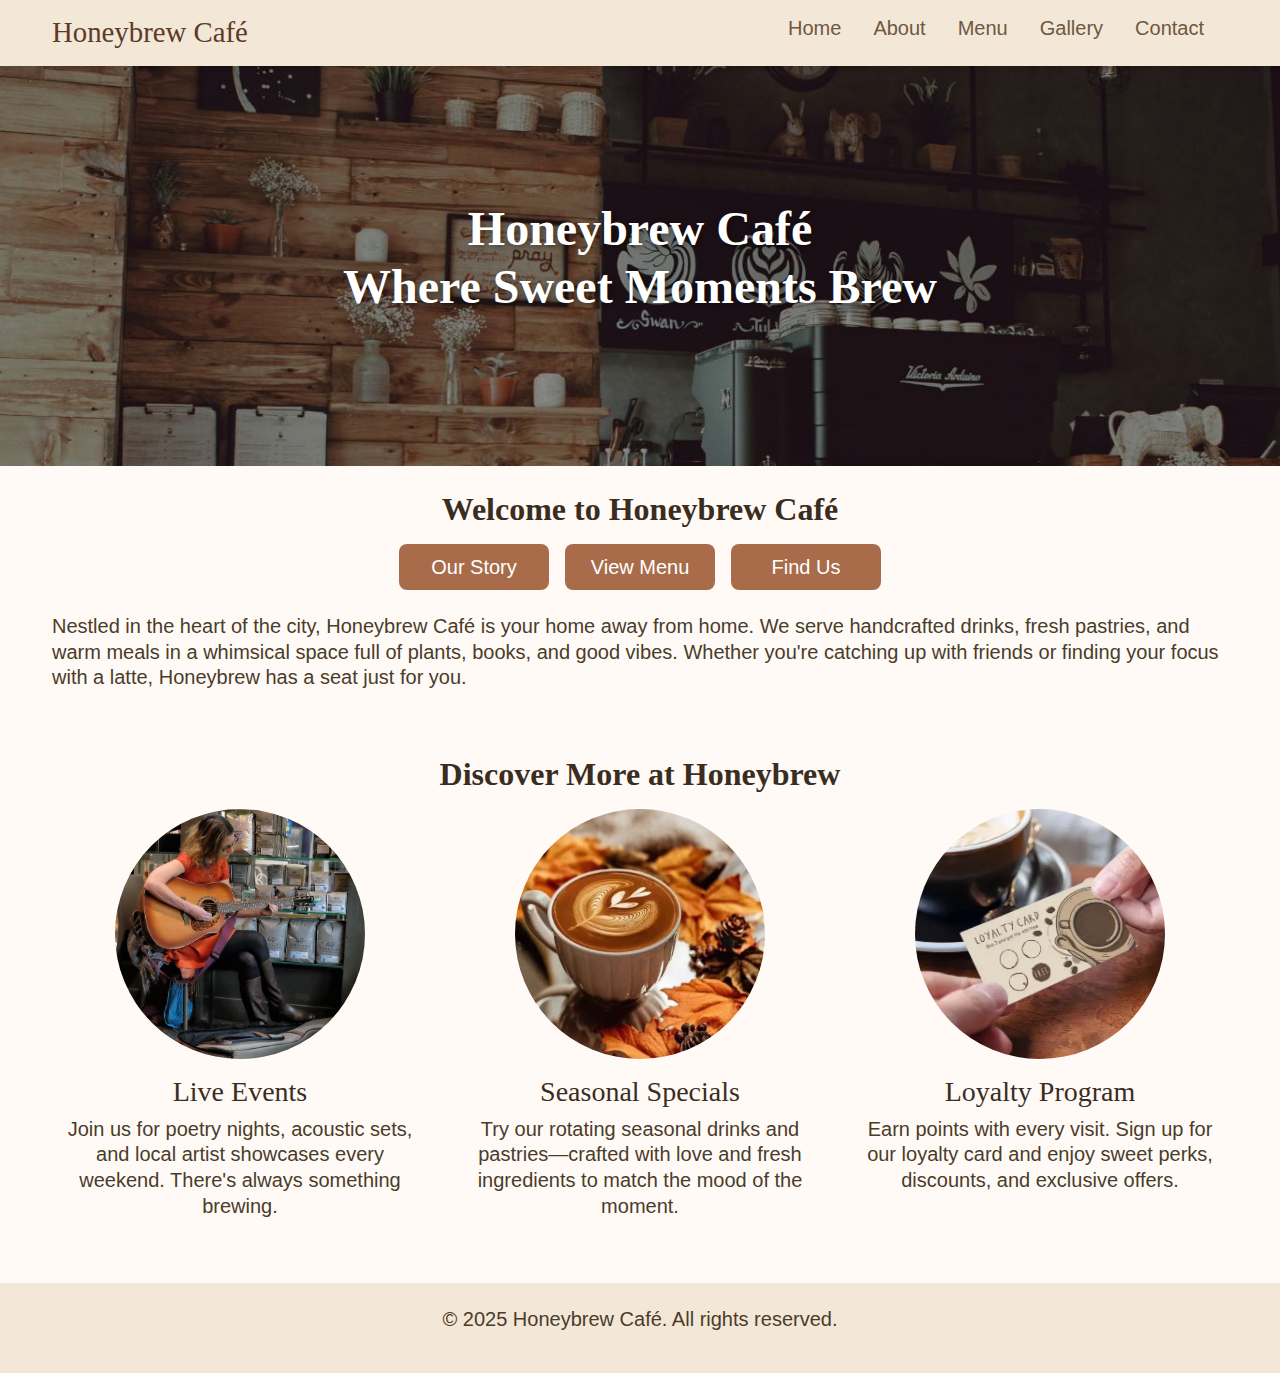
<file: index.html>
<!doctype html>
<html lang="en">
  <head>
    <meta charset="utf-8">
    <meta name="viewport" content="width=device-width, initial-scale=1">
    <meta name="description" content="Honeybrew Café – A cozy café with handcrafted drinks and pastries.">
    <meta name="author" content="Ash Conley">
    <title> Honeybrew Café </title>

    <!-- LOAD BOOTSTRAP CSS - DO NOT DELETE -->
    <link href="https://cdn.jsdelivr.net/npm/bootstrap@5.3.3/dist/css/bootstrap.min.css" rel="stylesheet" integrity="sha384-QWTKZyjpPEjISv5WaRU9OFeRpok6YctnYmDr5pNlyT2bRjXh0JMhjY6hW+ALEwIH" crossorigin="anonymous">
    <!-- END LOADING BOOTSTRAP CSS -->

    <!-- Custom styles - add your own CSS to this stylesheet -->
    <link href="style.css" rel="stylesheet">
  </head>

<body>

  <!-- Navigation Bar -->
  <nav class="navbar navbar-expand-lg navbar-light">
    <div class="container">
      <a class="navbar-brand" href="#">Honeybrew Café</a>
      <button class="navbar-toggler" type="button" data-bs-toggle="collapse" data-bs-target="#navbarNav">
        <span class="navbar-toggler-icon"></span>
      </button>
      <div class="collapse navbar-collapse" id="navbarNav">
        <ul class="navbar-nav ms-auto">
          <li class="nav-item"><a class="nav-link" href="index.html">Home</a></li>
          <li class="nav-item"><a class="nav-link" href="about.html">About</a></li>
          <li class="nav-item"><a class="nav-link" href="menu.html">Menu</a></li>
          <li class="nav-item"><a class="nav-link" href="gallery.html">Gallery</a></li>
          <li class="nav-item"><a class="nav-link" href="contact.html">Contact</a></li>
        </ul>
      </div>  <!-- end navbar-collapse -->
    </div>  <!-- end navbar container -->
  </nav>

  <!-- Hero Section -->
  <section class="hero d-flex align-items-center text-white text-center custom-hero">
    <div class="container"> 
      <h1 class="display-3 fw-bold mb-3">Honeybrew Café <br/> Where Sweet Moments Brew</h1>
    </div>  <!-- end hero container -->
  </section>

  <!-- Welcome Section -->
  <section class="py-4">
    <div class="container">
      <h2 class="text-center mb-3">Welcome to Honeybrew Café</h2>
      <div class="d-flex justify-content-center gap-3 flex-wrap">
        <a href="about.html" class="btn btn-primary btn-lg px-4">Our Story</a>
        <a href="menu.html" class="btn btn-primary btn-lg px-4">View Menu</a>
        <a href="contact.html" class="btn btn-primary btn-lg px-4">Find Us</a>
      </div> <!-- end button group -->
      <p class="lead">
        Nestled in the heart of the city, Honeybrew Café is your home away from home.
        We serve handcrafted drinks, fresh pastries, and warm meals in a whimsical space full of plants, books, and good vibes.
        Whether you're catching up with friends or finding your focus with a latte, Honeybrew has a seat just for you.
      </p>
    </div> <!-- end welcome container -->
  </section>

  <!-- Advertisement Section -->
  <section class="py-4">
    <div class="container">
      <h2 class="text-center mb-3">Discover More at Honeybrew</h2>
      <div class="row text-center">
        
        <!-- Ad 1 -->
        <div class="col-md-4 mb-4">
          <img src="images/events.jpg" class="img-fluid rounded-circle mb-3 ad-image" alt="Live Events at Honeybrew">
          <h3>Live Events</h3>
          <p>Join us for poetry nights, acoustic sets, and local artist showcases every weekend. There's always something brewing.</p>
        </div> <!-- end Ad 1 -->

        <!-- Ad 2 -->
        <div class="col-md-4 mb-4">
          <img src="images/seasonal.jpg" class="img-fluid rounded-circle mb-3 ad-image" alt="Seasonal Specials">
          <h3>Seasonal Specials</h3>
          <p>Try our rotating seasonal drinks and pastries—crafted with love and fresh ingredients to match the mood of the moment.</p>
        </div> <!-- end Ad 2 -->

        <!-- Ad 3 -->
        <div class="col-md-4 mb-4">
          <img src="images/loyalty.jpg" class="img-fluid rounded-circle mb-3 ad-image" alt="Loyalty Program">
          <h3>Loyalty Program</h3>
          <p>Earn points with every visit. Sign up for our loyalty card and enjoy sweet perks, discounts, and exclusive offers.</p>
        </div> <!-- end Ad 3 -->

      </div> <!-- end ad row -->
    </div> <!-- end advertisement container -->
  </section>

  <!-- Footer -->
  <footer class="text-center py-4 mt-auto">
    <p>&copy; 2025 Honeybrew Café. All rights reserved.</p>
  </footer>

  <!-- LOAD BOOTSTRAP JAVASCRIPT - DO NOT DELETE -->
  <script src="https://cdn.jsdelivr.net/npm/bootstrap@5.3.3/dist/js/bootstrap.bundle.min.js" integrity="sha384-YvpcrYf0tY3lHB60NNkmXc5s9fDVZLESaAA55NDzOxhy9GkcIdslK1eN7N6jIeHz" crossorigin="anonymous"></script>
  <!-- END LOADING BOOTSTRAP JAVASCRIPT -->
      
</body>
</html>
</file>
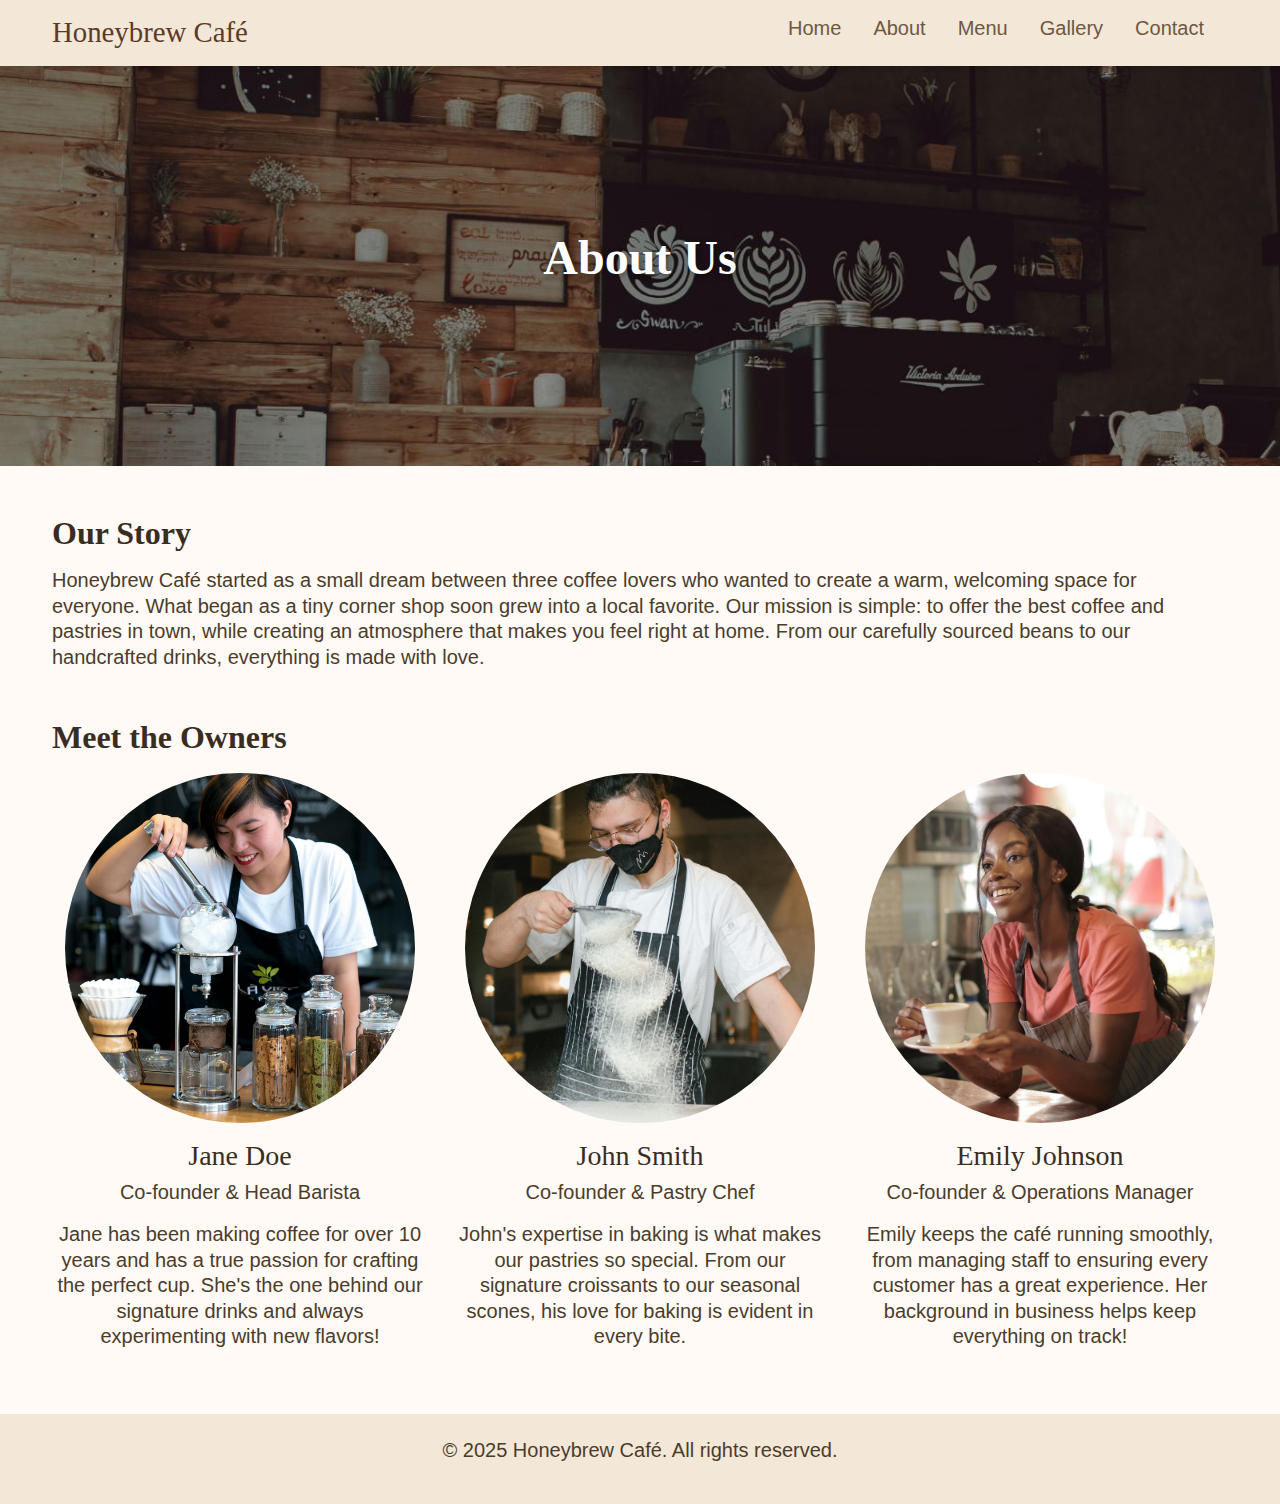
<file: about.html>
<!doctype html>
<html lang="en">
  <head>
    <meta charset="utf-8">
    <meta name="viewport" content="width=device-width, initial-scale=1">
    <meta name="author" content="Ash Conley">
    <title> About Us – Honeybrew Café </title>

    <!-- LOAD BOOTSTRAP CSS - DO NOT DELETE -->
    <link href="https://cdn.jsdelivr.net/npm/bootstrap@5.3.3/dist/css/bootstrap.min.css" rel="stylesheet" integrity="sha384-QWTKZyjpPEjISv5WaRU9OFeRpok6YctnYmDr5pNlyT2bRjXh0JMhjY6hW+ALEwIH" crossorigin="anonymous">
    <!-- END LOADING BOOTSTRAP CSS -->

    <!-- Custom styles - add your own CSS to this stylesheet -->
    <link href="style.css" rel="stylesheet">
  </head>

<body>

   <!-- Navigation Bar-->
  <nav class="navbar navbar-expand-lg navbar-light">
    <div class="container">
      <a class="navbar-brand" href="#">Honeybrew Café</a>
      <button class="navbar-toggler" type="button" data-bs-toggle="collapse" data-bs-target="#navbarNav">
        <span class="navbar-toggler-icon"></span>
      </button>
      <div class="collapse navbar-collapse" id="navbarNav">
        <ul class="navbar-nav ms-auto">
          <li class="nav-item"><a class="nav-link" href="index.html">Home</a></li>
          <li class="nav-item"><a class="nav-link" href="about.html">About</a></li>
          <li class="nav-item"><a class="nav-link" href="menu.html">Menu</a></li>
          <li class="nav-item"><a class="nav-link" href="gallery.html">Gallery</a></li>
          <li class="nav-item"><a class="nav-link" href="contact.html">Contact</a></li>
        </ul>
      </div>  <!-- end collapse -->
    </div>  <!-- end container -->
  </nav>

<!-- Hero Section -->
<section class="hero d-flex align-items-center text-white text-center custom-hero">
  <div class="container"> 
    <h1 class="display-3 fw-bold mb-3">About Us</h1>
  </div>  <!-- end container -->
</section>

 <!-- About Section -->
<section class="py-5">
  <div class="container">

    <!-- Our Story -->
    <div class="mb-5">
      <h2 class="mb-3">Our Story</h2>
      <p class="lead">
        Honeybrew Café started as a small dream between three coffee lovers who wanted to create a warm, welcoming space for everyone. 
        What began as a tiny corner shop soon grew into a local favorite. Our mission is simple: to offer the best coffee and pastries 
        in town, while creating an atmosphere that makes you feel right at home. From our carefully sourced beans to our handcrafted drinks, 
        everything is made with love.
      </p>
    </div> <!-- end class -->

    <!-- Meet the Owners -->
    <div>
      <h2 class="mb-3">Meet the Owners</h2>
      <div class="row">
        <div class="col-md-4 text-center">
          <img src="images/owner1.jpg" alt="Owner 1" class="img-fluid rounded-circle mb-3 owner-image">
          <h3>Jane Doe</h3>
          <p>Co-founder & Head Barista</p>
          <p>Jane has been making coffee for over 10 years and has a true passion for crafting the perfect cup. She's the one behind our signature drinks and always experimenting with new flavors!</p>
        </div>
        <div class="col-md-4 text-center">
          <img src="images/owner2.jpg" alt="Owner 2" class="img-fluid rounded-circle mb-3 owner-image">
          <h3>John Smith</h3>
          <p>Co-founder & Pastry Chef</p>
          <p>John's expertise in baking is what makes our pastries so special. From our signature croissants to our seasonal scones, his love for baking is evident in every bite.</p>
        </div>
        <div class="col-md-4 text-center">
          <img src="images/owner3.jpg" alt="Owner 3" class="img-fluid rounded-circle mb-3 owner-image">
          <h3>Emily Johnson</h3>
          <p>Co-founder & Operations Manager</p>
          <p>Emily keeps the café running smoothly, from managing staff to ensuring every customer has a great experience. Her background in business helps keep everything on track!</p>
        </div> <!-- end col -->
      </div> <!-- end row -->
    </div> 

</section>

 <!-- Footer -->
  <footer class="text-center py-4 mt-auto">
    <p>&copy; 2025 Honeybrew Café. All rights reserved.</p>
  </footer>

<!-- LOAD BOOTSTRAP JAVASCRIPT - DO NOT DELETE -->
<script src="https://cdn.jsdelivr.net/npm/bootstrap@5.3.3/dist/js/bootstrap.bundle.min.js" integrity="sha384-YvpcrYf0tY3lHB60NNkmXc5s9fDVZLESaAA55NDzOxhy9GkcIdslK1eN7N6jIeHz" crossorigin="anonymous"></script>
<!-- END LOADING BOOTSTRAP JAVASCRIPT -->
      
</body>
</html>
</file>
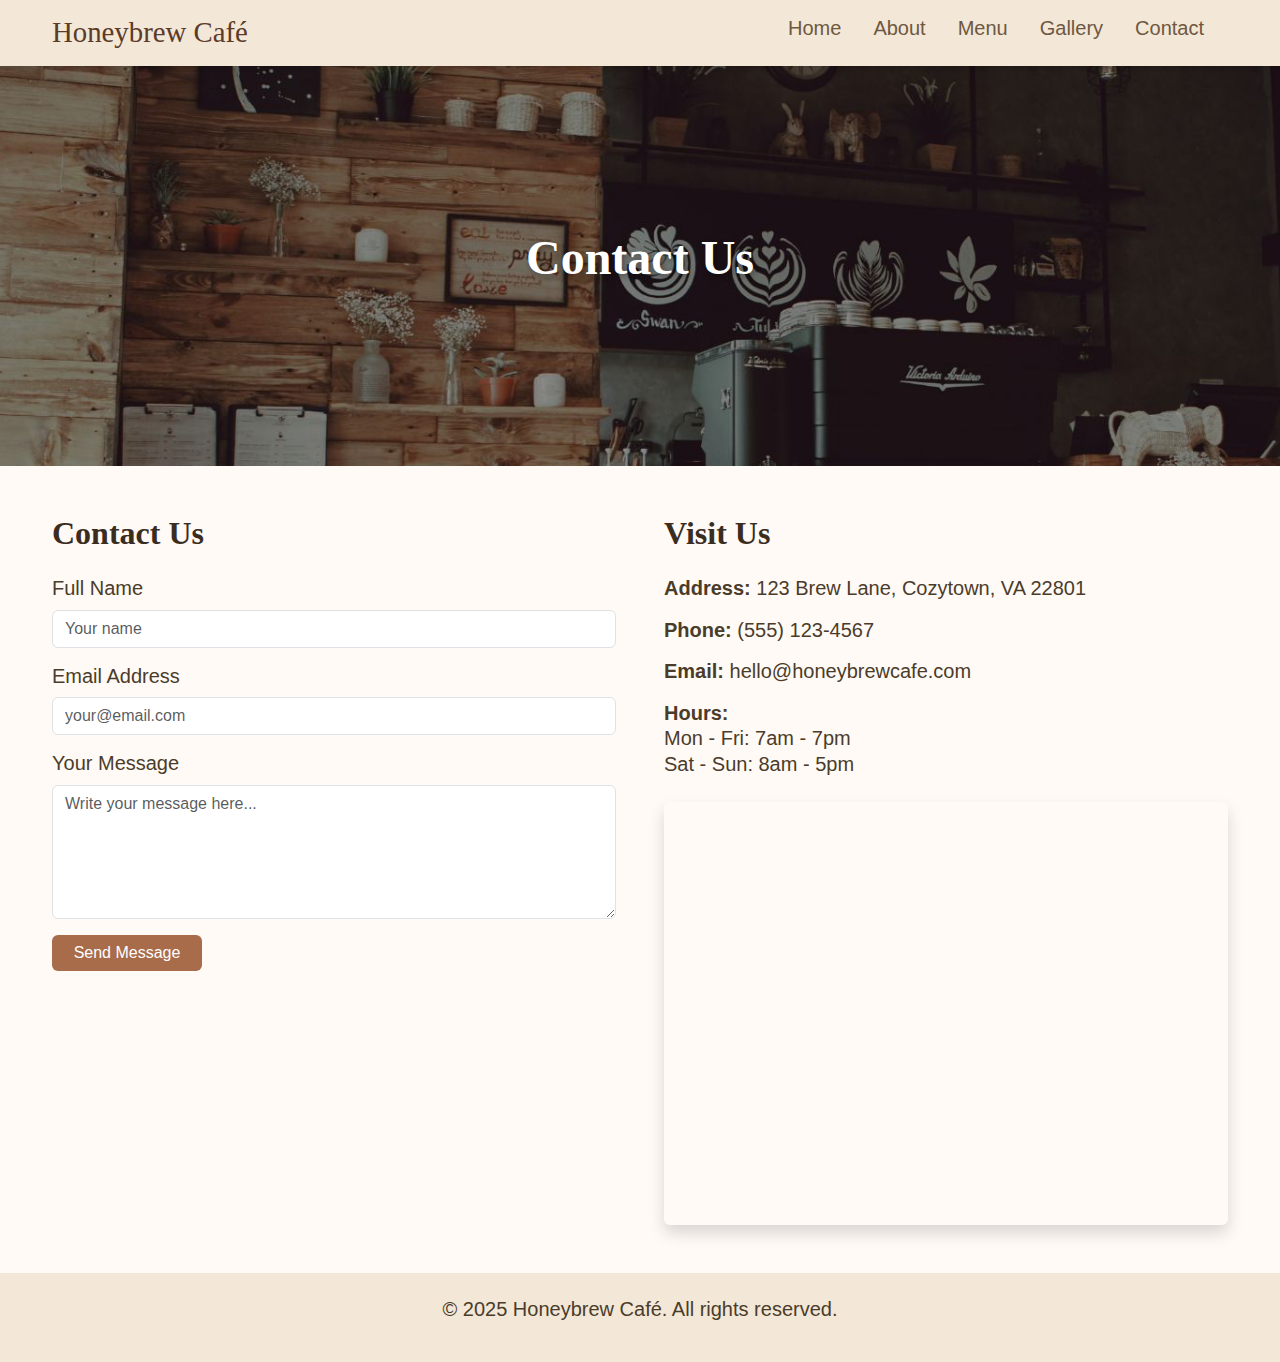
<file: contact.html>
<!doctype html>
<html lang="en">
  <head>
    <meta charset="utf-8">
    <meta name="viewport" content="width=device-width, initial-scale=1">
    <meta name="description" content="The contact form and map for Honeybrew Cafe">
    <meta name="author" content="Ash Conley">
    <title> Contact – Honeybrew Café </title>

    <!-- LOAD BOOTSTRAP CSS - DO NOT DELETE -->
    <link href="https://cdn.jsdelivr.net/npm/bootstrap@5.3.3/dist/css/bootstrap.min.css" rel="stylesheet" integrity="sha384-QWTKZyjpPEjISv5WaRU9OFeRpok6YctnYmDr5pNlyT2bRjXh0JMhjY6hW+ALEwIH" crossorigin="anonymous">
    <!-- END LOADING BOOTSTRAP CSS -->

    <!-- Custom styles - add your own CSS to this stylesheet -->
    <link href="style.css" rel="stylesheet">
  </head>

<body>

   <!-- Navigation Bar-->
  <nav class="navbar navbar-expand-lg navbar-light">
    <div class="container">
      <a class="navbar-brand" href="#">Honeybrew Café</a>
      <button class="navbar-toggler" type="button" data-bs-toggle="collapse" data-bs-target="#navbarNav">
        <span class="navbar-toggler-icon"></span>
      </button>
      <div class="collapse navbar-collapse" id="navbarNav">
        <ul class="navbar-nav ms-auto">
          <li class="nav-item"><a class="nav-link" href="index.html">Home</a></li>
          <li class="nav-item"><a class="nav-link" href="about.html">About</a></li>
          <li class="nav-item"><a class="nav-link" href="menu.html">Menu</a></li>
          <li class="nav-item"><a class="nav-link" href="gallery.html">Gallery</a></li>
          <li class="nav-item"><a class="nav-link" href="contact.html">Contact</a></li>
        </ul>
      </div>  <!-- end collapse -->
    </div>  <!-- end container -->
  </nav>

<!-- Hero Section -->
<section class="hero d-flex align-items-center text-white text-center custom-hero">
  <div class="container"> 
    <h1 class="display-3 fw-bold mb-3">Contact Us</h1>
  </div>  <!-- end container -->
</section>

 <!-- Contact Form + Info -->
<section class="py-5">
  <div class="container">
    <div class="row g-5">
      
      <!-- Contact Form -->
      <div class="col-md-6">
        <h2>Contact Us</h2>
        <form>
          <div class="mb-3">
            <label for="name" class="form-label">Full Name</label>
            <input type="text" class="form-control" id="name" placeholder="Your name" required />
          </div> <!-- end class -->
          <div class="mb-3">
            <label for="email" class="form-label">Email Address</label>
            <input type="email" class="form-control" id="email" placeholder="your@email.com" required />
          </div> <!-- end class -->
          <div class="mb-3">
            <label for="message" class="form-label">Your Message</label>
            <textarea class="form-control" id="message" rows="5" placeholder="Write your message here..." required></textarea>
          </div> <!-- end class -->
          <button type="submit" class="btn btn-primary">Send Message</button>
        </form>
      </div> <!-- end col -->

      <!-- Contact Info -->
      <div class="col-md-6">
        <h2>Visit Us</h2>
        <p><strong>Address:</strong> 123 Brew Lane, Cozytown, VA 22801</p>
        <p><strong>Phone:</strong> (555) 123-4567</p>
        <p><strong>Email:</strong> hello@honeybrewcafe.com</p>
        <p><strong>Hours:</strong> <br/> Mon - Fri: 7am - 7pm <br> Sat - Sun: 8am - 5pm</p>

        <div class="ratio ratio-4x3 rounded shadow mt-4">
          <iframe src="https://maps.google.com/maps?q=123%20Brew%20Lane%20Cozytown&t=&z=15&ie=UTF8&iwloc=&output=embed" frameborder="0" allowfullscreen></iframe>
        </div> <!-- end class -->
      </div> <!-- end col -->

    </div> <!-- end row -->
  </div> <!-- end container -->
</section>

 <!-- Footer -->
<footer class="text-center py-4 mt-auto">
  <p>&copy; 2025 Honeybrew Café. All rights reserved.</p>
</footer>

<!-- LOAD BOOTSTRAP JAVASCRIPT - DO NOT DELETE -->
<script src="https://cdn.jsdelivr.net/npm/bootstrap@5.3.3/dist/js/bootstrap.bundle.min.js" integrity="sha384-YvpcrYf0tY3lHB60NNkmXc5s9fDVZLESaAA55NDzOxhy9GkcIdslK1eN7N6jIeHz" crossorigin="anonymous"></script>
<!-- END LOADING BOOTSTRAP JAVASCRIPT -->

</body>
</html>
</file>
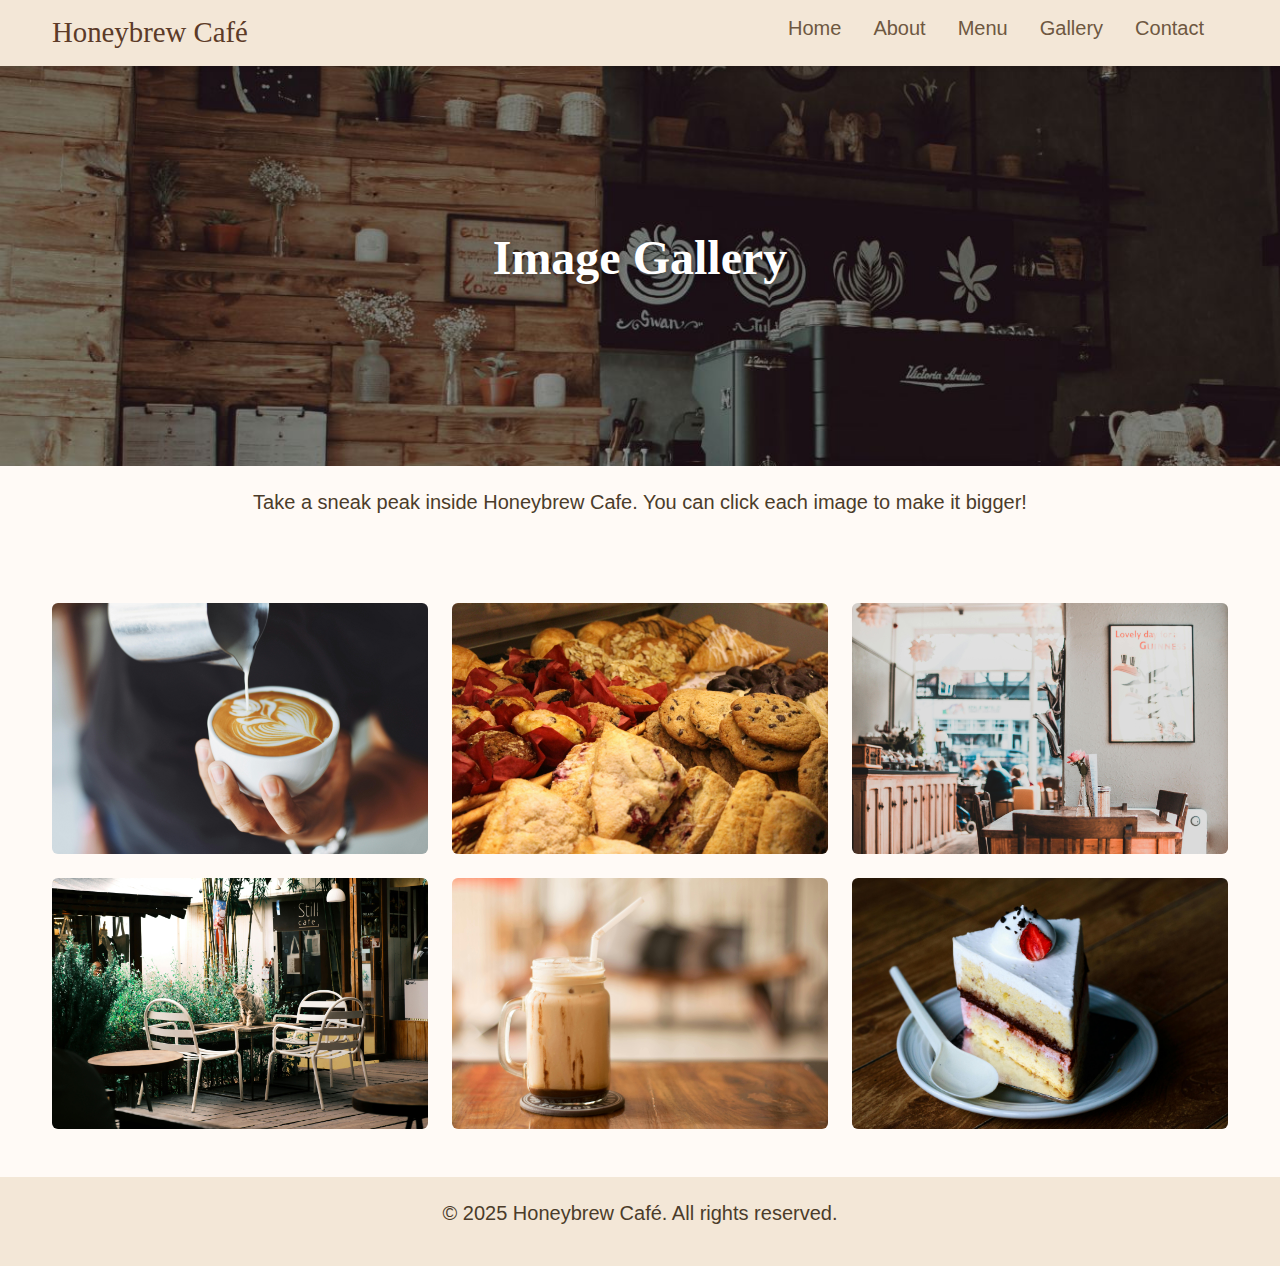
<file: gallery.html>
<!doctype html>
<html lang="en">
  <head>
    <meta charset="utf-8">
    <meta name="viewport" content="width=device-width, initial-scale=1">
    <meta name="description" content="An image gallery of Honeybrew Cafe">
    <meta name="author" content="Ash Conley">
    <title> Gallery – Honeybrew Café </title>

    <!-- LOAD BOOTSTRAP CSS - DO NOT DELETE -->
    <link href="https://cdn.jsdelivr.net/npm/bootstrap@5.3.3/dist/css/bootstrap.min.css" rel="stylesheet" integrity="sha384-QWTKZyjpPEjISv5WaRU9OFeRpok6YctnYmDr5pNlyT2bRjXh0JMhjY6hW+ALEwIH" crossorigin="anonymous">
    <!-- END LOADING BOOTSTRAP CSS -->

    
    <!-- Custom styles - add your own CSS to this stylesheet -->
    <link href="style.css" rel="stylesheet">
  </head>

<body>

   <!-- Navigation Bar-->

  <nav class="navbar navbar-expand-lg navbar-light">
    <div class="container">
      <a class="navbar-brand" href="#">Honeybrew Café</a>
      <button class="navbar-toggler" type="button" data-bs-toggle="collapse" data-bs-target="#navbarNav">
        <span class="navbar-toggler-icon"></span>
      </button>
      <div class="collapse navbar-collapse" id="navbarNav">
        <ul class="navbar-nav ms-auto">
          <li class="nav-item"><a class="nav-link" href="index.html">Home</a></li>
          <li class="nav-item"><a class="nav-link" href="about.html">About</a></li>
          <li class="nav-item"><a class="nav-link" href="menu.html">Menu</a></li>
          <li class="nav-item"><a class="nav-link" href="gallery.html">Gallery</a></li>
          <li class="nav-item"><a class="nav-link" href="contact.html">Contact</a></li>
        </ul>
      </div>  <!-- end collapse -->
    </div>  <!-- end container -->
  </nav>

  <!-- Hero Section -->

<section class="hero d-flex align-items-center text-white text-center custom-hero">
  <div class="container"> 
    <h1 class="display-3 fw-bold mb-3">Image Gallery</h1>
  </div>  <!-- end container -->
</section>

<!-- Gallery Info Section -->
  <section class="py-4">
     <div class="container" style="text-align: center;">
      <p class="lead">
       Take a sneak peak inside Honeybrew Cafe. You can click each image to make it bigger!
      </p>
    </div> <!-- end container -->
  </section>

    <!-- Gallery Section -->
  <section class="container py-5">
    <div class="row g-4">
      <div class="col-sm-6 col-md-4">
        <img src="images/gallery1.jpg" class="img-fluid rounded" data-bs-toggle="modal" data-bs-target="#modal1" alt="Latte Art" />
      </div> <!-- end col -->
      <div class="col-sm-6 col-md-4">
        <img src="images/gallery2.jpg" class="img-fluid rounded" data-bs-toggle="modal" data-bs-target="#modal2" alt="Pastry Display" />
      </div> <!-- end col -->
      <div class="col-sm-6 col-md-4">
        <img src="images/gallery3.jpg" class="img-fluid rounded" data-bs-toggle="modal" data-bs-target="#modal3" alt="Cafe Interior" />
      </div> <!-- end col -->
      <div class="col-sm-6 col-md-4">
        <img src="images/gallery4.jpg" class="img-fluid rounded" data-bs-toggle="modal" data-bs-target="#modal4" alt="Outdoor Seating" />
      </div> <!-- end col -->
      <div class="col-sm-6 col-md-4">
        <img src="images/gallery5.jpg" class="img-fluid rounded" data-bs-toggle="modal" data-bs-target="#modal5" alt="Iced Coffee" />
      </div> <!-- end col -->
      <div class="col-sm-6 col-md-4">
        <img src="images/gallery6.jpg" class="img-fluid rounded" data-bs-toggle="modal" data-bs-target="#modal6" alt="Cake Slice" />
      </div> <!-- end col -->
    </div> <!-- end row -->
  </section>

  <!-- Image Modals -->
  <!-- Repeat for each modal -->
  <div class="modal fade" id="modal1" tabindex="-1" aria-hidden="true">
    <div class="modal-dialog modal-dialog-centered modal-lg">
      <div class="modal-content">
        <img src="images/gallery1.jpg" class="img-fluid rounded" alt="Latte Art" />
      </div> <!-- end class -->
    </div> <!-- end class -->
  </div> <!-- end class -->
  <div class="modal fade" id="modal2" tabindex="-1" aria-hidden="true">
    <div class="modal-dialog modal-dialog-centered modal-lg">
      <div class="modal-content">
        <img src="images/gallery2.jpg" class="img-fluid rounded" alt="Pastry Display" />
      </div> <!-- end class -->
    </div> <!-- end class -->
  </div> <!-- end class -->
  <div class="modal fade" id="modal3" tabindex="-1" aria-hidden="true">
    <div class="modal-dialog modal-dialog-centered modal-lg">
      <div class="modal-content">
        <img src="images/gallery3.jpg" class="img-fluid rounded" alt="Cafe Interior" />
      </div> <!-- end class -->
    </div> <!-- end class -->
  </div> <!-- end class -->
  <div class="modal fade" id="modal4" tabindex="-1" aria-hidden="true">
    <div class="modal-dialog modal-dialog-centered modal-lg">
      <div class="modal-content">
        <img src="images/gallery4.jpg" class="img-fluid rounded" alt="Outdoor Seating" />
      </div> <!-- end class -->
    </div> <!-- end class -->
  </div> <!-- end class -->
  <div class="modal fade" id="modal5" tabindex="-1" aria-hidden="true">
    <div class="modal-dialog modal-dialog-centered modal-lg">
      <div class="modal-content">
        <img src="images/gallery5.jpg" class="img-fluid rounded" alt="Iced Coffee" />
      </div> <!-- end class -->
    </div> <!-- end class -->
  </div> <!-- end class -->
  <div class="modal fade" id="modal6" tabindex="-1" aria-hidden="true">
    <div class="modal-dialog modal-dialog-centered modal-lg">
      <div class="modal-content">
        <img src="images/gallery6.jpg" class="img-fluid rounded" alt="Cake Slice" />
      </div> <!-- end class -->
    </div> <!-- end class -->
  </div> <!-- end class -->

 <!-- Footer -->


  <footer class="text-center py-4 mt-auto">
    <p>&copy; 2025 Honeybrew Café. All rights reserved.</p>
  </footer>


<!-- LOAD BOOTSTRAP JAVASCRIPT - DO NOT DELETE -->
<script src="https://cdn.jsdelivr.net/npm/bootstrap@5.3.3/dist/js/bootstrap.bundle.min.js" integrity="sha384-YvpcrYf0tY3lHB60NNkmXc5s9fDVZLESaAA55NDzOxhy9GkcIdslK1eN7N6jIeHz" crossorigin="anonymous"></script>
<!-- END LOADING BOOTSTRAP JAVASCRIPT -->
      
  </body>
</html>
</file>
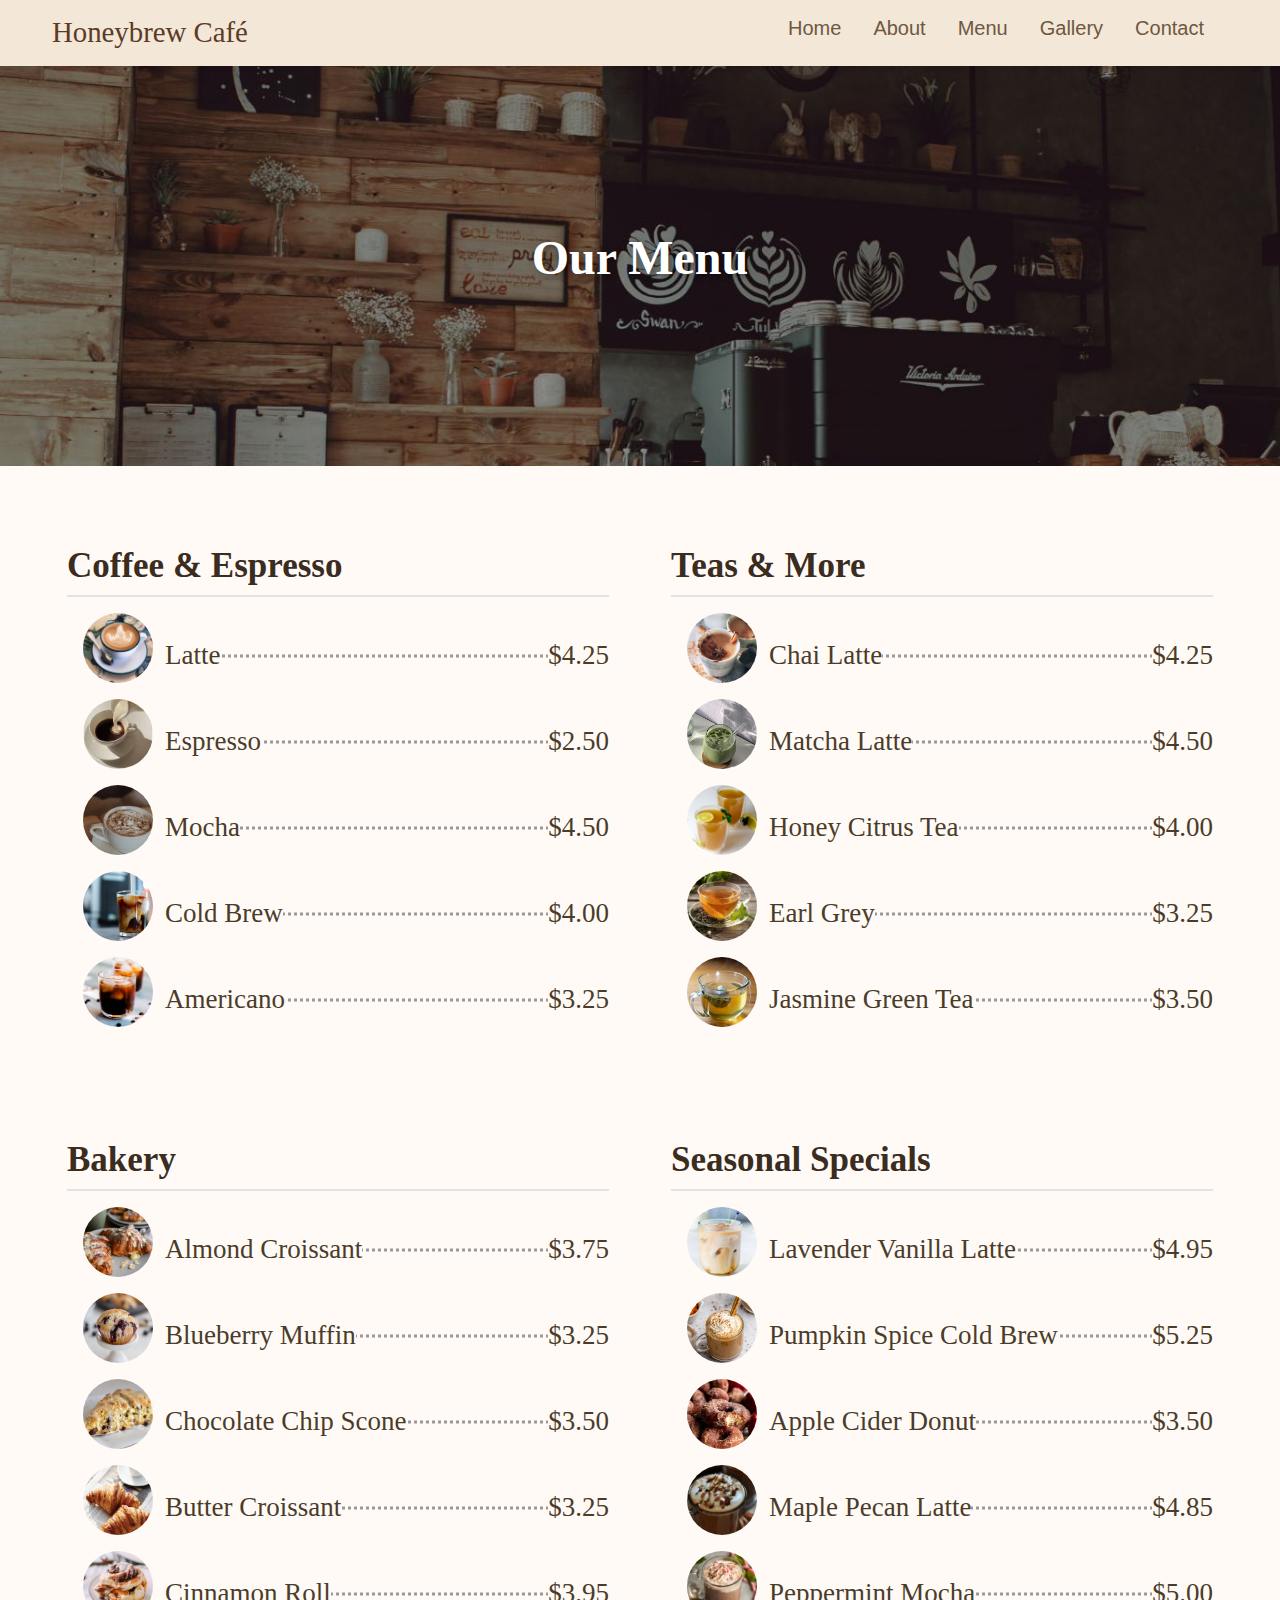
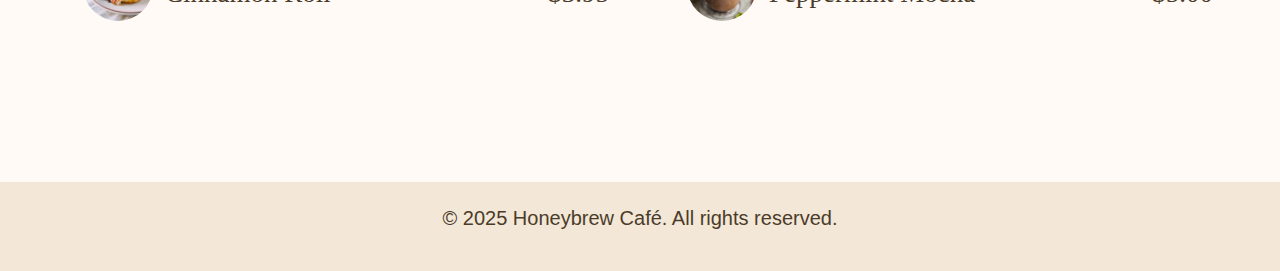
<file: menu.html>
<!doctype html>
<html lang="en">
  <head>
    <meta charset="utf-8">
    <meta name="viewport" content="width=device-width, initial-scale=1">
    <meta name="description" content="Explore the full Honeybrew Café menu, coffee, tea, pastries, and more.">
    <meta name="author" content="Ash Conley">
    <title> Menu – Honeybrew Café </title>

    <!-- LOAD BOOTSTRAP CSS - DO NOT DELETE -->
    <link href="https://cdn.jsdelivr.net/npm/bootstrap@5.3.3/dist/css/bootstrap.min.css" rel="stylesheet" integrity="sha384-QWTKZyjpPEjISv5WaRU9OFeRpok6YctnYmDr5pNlyT2bRjXh0JMhjY6hW+ALEwIH" crossorigin="anonymous">
    <!-- END LOADING BOOTSTRAP CSS -->

    
    <!-- Custom styles - add your own CSS to this stylesheet -->
    <link href="style.css" rel="stylesheet">
  </head>

<body>

   <!-- Navigation Bar-->

  <nav class="navbar navbar-expand-lg navbar-light">
    <div class="container">
      <a class="navbar-brand" href="#">Honeybrew Café</a>
      <button class="navbar-toggler" type="button" data-bs-toggle="collapse" data-bs-target="#navbarNav">
        <span class="navbar-toggler-icon"></span>
      </button>
      <div class="collapse navbar-collapse" id="navbarNav">
        <ul class="navbar-nav ms-auto">
          <li class="nav-item"><a class="nav-link" href="index.html">Home</a></li>
          <li class="nav-item"><a class="nav-link" href="about.html">About</a></li>
          <li class="nav-item"><a class="nav-link" href="menu.html">Menu</a></li>
          <li class="nav-item"><a class="nav-link" href="gallery.html">Gallery</a></li>
          <li class="nav-item"><a class="nav-link" href="contact.html">Contact</a></li>
        </ul>
      </div>  <!-- end collapse -->
    </div>  <!-- end container -->
  </nav>

  <!-- Hero Section -->

<section class="hero d-flex align-items-center text-white text-center custom-hero">
  <div class="container"> 
    <h1 class="display-3 fw-bold mb-3">Our Menu</h1>
  </div>  <!-- end container -->
</section>

<!-- Menu Section -->
<section class="menu-section">
  <div class="container">
    <div class="menu-row">
      <div class="menu-category">
        <h2>Coffee & Espresso</h2>
        <ul class="menu-list">
          <li><span class="item"> <img src="images/latte.jpg" alt="Latte" class="img-fluid rounded-circle mb-3 menu-image">Latte</span><span class="price">$4.25</span></li> 
          <li><span class="item"> <img src="images/espresso.jpg" alt="Espresso" class="img-fluid rounded-circle mb-3 menu-image">Espresso</span><span class="price">$2.50</span></li>
          <li><span class="item"> <img src="images/mocha.jpg" alt="Mocha" class="img-fluid rounded-circle mb-3 menu-image">Mocha</span><span class="price">$4.50</span></li>
          <li><span class="item"> <img src="images/cold-brew.jpg" alt="Cold Brew" class="img-fluid rounded-circle mb-3 menu-image">Cold Brew</span><span class="price">$4.00</span></li>
          <li><span class="item"> <img src="images/americano.jpg" alt="Americano" class="img-fluid rounded-circle mb-3 menu-image">Americano</span><span class="price">$3.25</span></li>
        </ul>
      </div> <!-- end menu -->

      <div class="menu-category">
        <h2>Teas & More</h2>
        <ul class="menu-list">
          <li><span class="item"><img src="images/chai-latte.jpg" alt="Chai Latte" class="img-fluid rounded-circle mb-3 menu-image">Chai Latte</span><span class="price">$4.25</span></li>
          <li><span class="item"><img src="images/matcha-latte.jpg" alt="Matcha Latte" class="img-fluid rounded-circle mb-3 menu-image">Matcha Latte</span><span class="price">$4.50</span></li>
          <li><span class="item"><img src="images/honey-citrus.jpg" alt="Honey Citrus" class="img-fluid rounded-circle mb-3 menu-image">Honey Citrus Tea</span><span class="price">$4.00</span></li>
          <li><span class="item"> <img src="images/earl-grey.jpg" alt="Earl Grey" class="img-fluid rounded-circle mb-3 menu-image">Earl Grey</span><span class="price">$3.25</span></li>
          <li><span class="item"> <img src="images/jasmine-green.jpg" alt="Jasmine Green" class="img-fluid rounded-circle mb-3 menu-image">Jasmine Green Tea</span><span class="price">$3.50</span></li>
        </ul>
      </div> <!-- end menu -->
    </div> <!-- end row -->

    <div class="menu-row">
      <div class="menu-category">
        <h2>Bakery</h2>
        <ul class="menu-list">
          <li><span class="item"> <img src="images/almond-croissant.jpg" alt="Almond Croissant" class="img-fluid rounded-circle mb-3 menu-image">Almond Croissant</span><span class="price">$3.75</span></li>
          <li><span class="item"> <img src="images/blueberry-muffin.jpg" alt="Blueberry Muffin" class="img-fluid rounded-circle mb-3 menu-image">Blueberry Muffin</span><span class="price">$3.25</span></li>
          <li><span class="item"> <img src="images/chocolate-scone.jpg" alt="Chocolate Chip Scone" class="img-fluid rounded-circle mb-3 menu-image"> Chocolate Chip Scone</span><span class="price">$3.50</span></li>
          <li><span class="item"> <img src="images/butter-croissant.jpg" alt="Butter Croissant" class="img-fluid rounded-circle mb-3 menu-image">Butter Croissant</span><span class="price">$3.25</span></li>
          <li><span class="item"> <img src="images/cinnamon-roll.jpg" alt="Cinnamon Roll" class="img-fluid rounded-circle mb-3 menu-image">Cinnamon Roll</span><span class="price">$3.95</span></li>
        </ul>
      </div> <!-- end menu -->

      <div class="menu-category">
        <h2>Seasonal Specials</h2>
        <ul class="menu-list">
          <li><span class="item"> <img src="images/lavender-vanilla-latte.jpg" alt="Lavender Vanilla Latte" class="img-fluid rounded-circle mb-3 menu-image">Lavender Vanilla Latte</span><span class="price">$4.95</span></li>
          <li><span class="item"> <img src="images/pumpkin-spice.jpg" alt="Pumpkin Spice Cold Brew" class="img-fluid rounded-circle mb-3 menu-image">Pumpkin Spice Cold Brew</span><span class="price">$5.25</span></li>
          <li><span class="item"><img src="images/apple-donut.jpg" alt="Apple Cider Donut" class="img-fluid rounded-circle mb-3 menu-image">Apple Cider Donut</span><span class="price">$3.50</span></li>
          <li><span class="item"><img src="images/maple-latte.jpg" alt="Maple Pecan Latte" class="img-fluid rounded-circle mb-3 menu-image">Maple Pecan Latte</span><span class="price">$4.85</span></li>
          <li><span class="item"><img src="images/peppermint-mocha.jpg" alt="Peppermint Mocha" class="img-fluid rounded-circle mb-3 menu-image">Peppermint Mocha</span><span class="price">$5.00</span></li>
  
        </ul>
      </div> <!-- end menu -->
    </div> <!-- end row -->
  </div> <!-- end container -->
</section>


 <!-- Footer -->


  <footer class="text-center py-4 mt-auto">
    <p>&copy; 2025 Honeybrew Café. All rights reserved.</p>
  </footer>


<!-- LOAD BOOTSTRAP JAVASCRIPT - DO NOT DELETE -->
<script src="https://cdn.jsdelivr.net/npm/bootstrap@5.3.3/dist/js/bootstrap.bundle.min.js" integrity="sha384-YvpcrYf0tY3lHB60NNkmXc5s9fDVZLESaAA55NDzOxhy9GkcIdslK1eN7N6jIeHz" crossorigin="anonymous"></script>
<!-- END LOADING BOOTSTRAP JAVASCRIPT -->
      
  </body>
</html>
</file>
<file: style.css>
/* General Styles */
body {
  font-family: 'Poppins', sans-serif;
  background: #fffaf6;
  color: #4b3c2a;
  line-height: 25.6px;
  font-size: 20px;
}

h1, h2, h3, h4, h5, h6, .navbar-brand {
  font-family: 'Playfair Display', serif;
  color: #3a2d1f;
}

a {
  text-decoration: none;
  color: #a96c4b;
}

a:hover, .navbar-brand:hover {
  color: #7d4e35;
}

.navbar {
  background: #f3e7d7;
  box-shadow: 0 2px 4px rgba(0,0,0,0.1);
}

.navbar-brand {
  font-size: 28.8px;
  color: #5c3b28;
}

.navbar-nav .nav-link {
  color: #6e5841;
  margin-right: 16px;
  font-weight: 500;
}

.navbar-nav .nav-link.active, .navbar-nav .nav-link:hover {
  color: #a96c4b;
}

/* Hero Section */
.hero {
  background: url('images/heroimage.jpg') center/cover no-repeat;
  color: #ffffff;
  height: 400px;
  display: flex;
  align-items: center;
  justify-content: center;
  text-align: center;
  padding: 32px;
}

.hero h1 {
  font-size: 48px;
  color: white;
  margin-bottom: 16px;
  text-shadow: 2px 2px 6px rgba(0,0,0,0.4);
}

.hero p {
  font-size: 19.2px;
  max-width: 600px;
  margin: 0 auto;
}

/* Buttons */
.btn-primary {
  background: #a96c4b;
  border: none;
  width: 150px;
  margin-bottom: 24px;
  shadow: 2px 2px 6px rgba(0,0,0,0.4);
}

.btn-primary:hover {
  background: #7d4e35;
}


/* Ad Image */
.ad-image {
  width: 250px;
  height: 250px;
  border-radius: 50%;
  object-fit: cover;   
}


/* Sections & Typography */
section h1, section h2 {
  margin-bottom: 24px;
  font-weight: bold;
}

ul {
  padding-left: 16px;
}

ul li {
  margin-bottom: 8px;
}

/* Footer */
footer {
  background: #f3e7d7;
  color: #4b3c2a;
}

/* Responsive */
@media (max-width: 767px) {
  .hero h1 {
    font-size: 35.2px;
  }
  .hero p {
    font-size: 16px;
  }
}

/* About Section */
.py-5 {
  padding-top: 48px !important;  
  padding-bottom: 48px !important; 
}

/* Owner Image */
.owner-image {
  width: 350px;
  height: 350px;
  border-radius: 50%;
  object-fit: cover;   
}

/* Menu Section */
.menu-section {
  padding: 64px 16px;
  font-family: 'Georgia', serif;
}

.container {
  max-width: 1200px;
  margin: 0 auto;
}

.menu-row {
  display: flex;
  flex-wrap: wrap;
  justify-content: space-between;
  gap: 32px;
  margin-bottom: 30px;
}

.menu-category {
  flex: 1 1 540px;
  padding: 15px;
  border-radius: 12px;
  margin-bottom: 20px;

}

.menu-category h2 {
  font-size: 35px;
  margin-bottom: 16px;
  border-bottom: 2px solid #e2e2e2;
  padding-bottom: 8px;
}

.menu-list li {
  display: flex;
  justify-content: space-between;
  align-items: center;
  position: relative;
  font-size: 27px;
  list-style: none;
  padding: 0;
  margin: 0;
}

.menu-list li::before {
  content: "";
  position: absolute;
  left: 0;
  right: 0;
  top: 50%;
  border-bottom: 3px dotted #999;
  transform: translateY(-50%);
  z-index: 1;
}

/* Menu Image */
.menu-image {
  width: 70px;
  height: 70px;
  border-radius: 50%;
  object-fit: cover;   
}


.item, .price {
  background: #fffaf6;
  position: relative;
  z-index: 2;
  display: flex;
  align-items: center;
  gap: 12px; 
}
</file>
